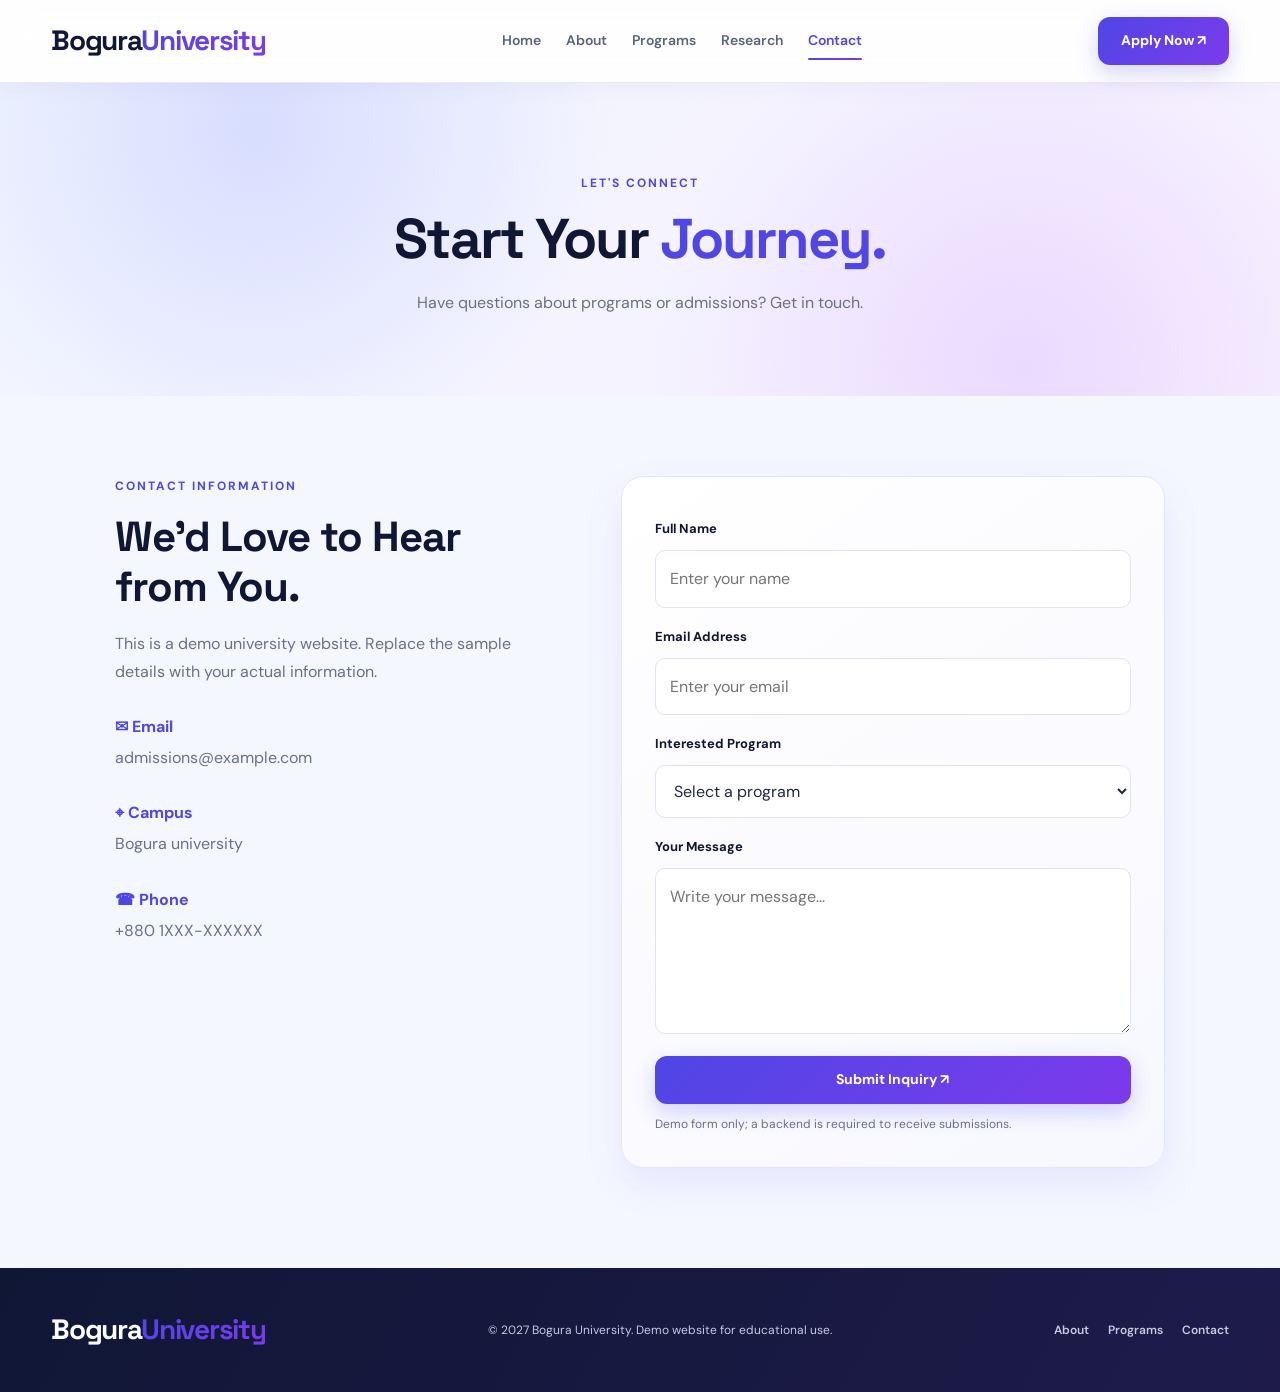
<file: contact.html>
<!DOCTYPE html>
<html lang="en">
<head>
    <meta charset="UTF-8">
    <meta name="viewport" content="width=device-width, initial-scale=1.0">
    <title>Contact | Bogura University</title>
    <link rel="stylesheet" href="style.css">
</head>
<body>

<header class="site-header">
    <nav class="navbar">
        <a href="index.html" class="logo">Bogura<span>University</span></a>
        <div class="nav-links">
            <a href="index.html">Home</a>
            <a href="about.html">About</a>
            <a href="programs.html">Programs</a>
            <a href="research.html">Research</a>
            <a href="contact.html" class="active">Contact</a>
        </div>
        <a href="contact.html" class="nav-btn">Apply Now ↗</a>
    </nav>
</header>

<main>
    <section class="page-hero">
        <p class="eyebrow">LET'S CONNECT</p>
        <h1>Start Your <span>Journey.</span></h1>
        <p>Have questions about programs or admissions? Get in touch.</p>
    </section>

    <section class="contact-section">
        <div class="contact-info">
            <p class="eyebrow">CONTACT INFORMATION</p>
            <h2>We'd Love to Hear from You.</h2>
            <p>This is a demo university website. Replace the sample details with your actual information.</p>
            <div class="contact-detail">
                <strong>✉ Email</strong>
                <p>admissions@example.com</p>
            </div>
            <div class="contact-detail">
                <strong>⌖ Campus</strong>
                <p>Bogura university </p>
            </div>
            <div class="contact-detail">
                <strong>☎ Phone</strong>
                <p>+880 1XXX-XXXXXX</p>
            </div>
        </div>

        <form class="contact-form" action="#" method="get">
            <label for="name">Full Name</label>
            <input type="text" id="name" name="name" placeholder="Enter your name" required>

            <label for="email">Email Address</label>
            <input type="email" id="email" name="email" placeholder="Enter your email" required>

            <label for="program">Interested Program</label>
            <select id="program" name="program" required>
                <option value="">Select a program</option>
                <option>Computer Science</option>
                <option>Electrical Engineering</option>
                <option>Mechanical Engineering</option>
                <option>Information Technology</option>
            </select>

            <label for="message">Your Message</label>
            <textarea id="message" name="message" rows="5" placeholder="Write your message..." required></textarea>

            <button type="submit" class="btn-primary">Submit Inquiry ↗</button>
            <p class="form-note">Demo form only; a backend is required to receive submissions.</p>
        </form>
    </section>
</main>

<footer class="footer">
    <a href="index.html" class="logo">Bogura<span>University</span></a>
    <p>© 2027 Bogura University. Demo website for educational use.</p>
    <div class="footer-links">
        <a href="about.html">About</a>
        <a href="programs.html">Programs</a>
        <a href="contact.html">Contact</a>
    </div>
</footer>

</body>
</html>
</file>
<file: style.css>
/* =========================================
   TechNova University 2027
   Premium Blue & Purple Gradient Theme
========================================= */

@import url('https://fonts.googleapis.com/css2?family=DM+Sans:wght@400;500;600;700&family=Space+Grotesk:wght@400;500;600;700&display=swap');

:root {
    --primary: #4f46e5;
    --primary-light: #818cf8;
    --secondary: #7c3aed;
    --cyan: #06b6d4;

    --navy: #101735;
    --text: #202747;
    --muted: #68718a;

    --white: #ffffff;
    --bg: #f5f7ff;
    --border: #e4e7f5;

    --gradient: linear-gradient(135deg, #4f46e5, #7c3aed);
    --gradient-light: linear-gradient(135deg, #e0e7ff, #f3e8ff);
    --shadow: 0 15px 45px rgba(79, 70, 229, 0.12);
    --radius: 20px;
}

* {
    margin: 0;
    padding: 0;
    box-sizing: border-box;
}

html {
    scroll-behavior: smooth;
}

body {
    font-family: 'DM Sans', sans-serif;
    color: var(--text);
    background: var(--bg);
    line-height: 1.7;
}

img {
    display: block;
    max-width: 100%;
}

a {
    color: inherit;
    text-decoration: none;
}

button,
input,
select,
textarea {
    font: inherit;
}

/* ========== NAVBAR ========== */

.site-header {
    position: sticky;
    top: 0;
    z-index: 100;

    background: rgba(255, 255, 255, 0.88);
    backdrop-filter: blur(18px);
    -webkit-backdrop-filter: blur(18px);

    border-bottom: 1px solid rgba(129, 140, 248, 0.18);
    box-shadow: 0 4px 25px rgba(31, 41, 85, 0.04);
}

.navbar {
    width: min(1180px, 92%);
    min-height: 82px;
    margin: auto;

    display: flex;
    justify-content: space-between;
    align-items: center;
    gap: 24px;
}

.logo {
    font-family: 'Space Grotesk', sans-serif;
    font-size: 28px;
    font-weight: 700;
    letter-spacing: -1.3px;
    white-space: nowrap;
    color: var(--navy);
}

.logo span {
    background: var(--gradient);
    -webkit-background-clip: text;
    background-clip: text;
    color: transparent;
}

.nav-links {
    display: flex;
    align-items: center;
    gap: 25px;
}

.nav-links a {
    position: relative;
    font-size: 14px;
    font-weight: 600;
    color: #59627e;
    transition: color 0.3s ease;
}

.nav-links a::after {
    content: "";
    position: absolute;
    left: 0;
    bottom: -7px;

    width: 0;
    height: 2px;
    border-radius: 10px;
    background: var(--gradient);

    transition: width 0.3s ease;
}

.nav-links a:hover,
.nav-links a.active {
    color: var(--primary);
}

.nav-links a:hover::after,
.nav-links a.active::after {
    width: 100%;
}

/* ========== BUTTONS ========== */

.nav-btn,
.btn-primary,
.btn-outline {
    min-height: 48px;
    padding: 12px 23px;

    display: inline-flex;
    justify-content: center;
    align-items: center;
    gap: 8px;

    border-radius: 12px;
    font-size: 14px;
    font-weight: 700;

    transition: transform 0.3s ease,
                box-shadow 0.3s ease,
                background 0.3s ease;
}

.nav-btn,
.btn-primary {
    color: white;
    background: var(--gradient);
    box-shadow: 0 8px 22px rgba(79, 70, 229, 0.23);
}

.nav-btn:hover,
.btn-primary:hover {
    transform: translateY(-3px);
    box-shadow: 0 13px 30px rgba(79, 70, 229, 0.3);
}

.btn-outline {
    color: var(--primary);
    border: 1px solid #c7d2fe;
    background: rgba(255, 255, 255, 0.85);
}

.btn-outline:hover {
    color: white;
    background: var(--gradient);
    border-color: transparent;
}

/* ========== HOME HERO ========== */

.hero {
    position: relative;
    isolation: isolate;
    overflow: hidden;

    width: 100%;
    min-height: 590px;
    padding: 75px max(4%, calc((100% - 1180px) / 2));

    display: grid;
    grid-template-columns: 1fr 1fr;
    align-items: center;
    gap: 55px;

    background:
        radial-gradient(
            circle at 10% 10%,
            rgba(165, 180, 252, 0.38),
            transparent 35%
        ),
        radial-gradient(
            circle at 90% 85%,
            rgba(216, 180, 254, 0.42),
            transparent 35%
        ),
        linear-gradient(135deg, #f8faff 0%, #edf1ff 50%, #f8f0ff 100%);
}

.hero::before {
    content: "";
    position: absolute;
    z-index: -1;
    width: 280px;
    height: 280px;
    top: -140px;
    right: 20%;
    border-radius: 50%;
    background: rgba(129, 140, 248, 0.12);
    filter: blur(3px);
}

.hero-content {
    max-width: 560px;
}

.eyebrow {
    color: var(--primary);
    font-size: 12px;
    font-weight: 700;
    letter-spacing: 2px;
    margin-bottom: 15px;
}

.hero h1,
.page-hero h1 {
    font-family: 'Space Grotesk', sans-serif;
    font-size: clamp(38px, 5vw, 62px);
    line-height: 1.12;
    letter-spacing: -2px;
    font-weight: 700;
    color: var(--navy);
}

.hero h1 span,
.page-hero h1 span {
    color: var(--primary);
}

.hero-text {
    max-width: 470px;
    margin-top: 23px;
    color: var(--muted);
    font-size: 16px;
}

.hero-buttons {
    display: flex;
    flex-wrap: wrap;
    gap: 14px;
    margin-top: 30px;
}

.hero-image {
    height: 420px;
    position: relative;
    padding: 8px;
    border-radius: 27px;

    background: linear-gradient(
        135deg,
        #818cf8,
        #c084fc,
        #67e8f9
    );

    box-shadow: 0 24px 65px rgba(79, 70, 229, 0.2);
}

.hero-image img {
    width: 100%;
    height: 100%;
    object-fit: cover;
    border-radius: 21px;
}

.image-label {
    position: absolute;
    bottom: 22px;
    left: 22px;
    right: 22px;

    display: flex;
    flex-direction: column;
    gap: 3px;

    padding: 19px 21px;
    border: 1px solid rgba(255, 255, 255, 0.25);
    border-radius: 15px;

    background: rgba(16, 23, 53, 0.78);
    color: white;

    backdrop-filter: blur(15px);
    -webkit-backdrop-filter: blur(15px);
}

.image-label strong {
    font-size: 16px;
}

.image-label span {
    font-size: 13px;
    color: #dbeafe;
}

/* ========== STATISTICS ========== */

.stats {
    position: relative;
    z-index: 2;

    width: min(1120px, 92%);
    margin: -28px auto 0;
    padding: 30px 20px;

    display: grid;
    grid-template-columns: repeat(4, 1fr);
    gap: 15px;

    background: rgba(255, 255, 255, 0.94);
    border: 1px solid rgba(199, 210, 254, 0.65);
    border-radius: 22px;

    box-shadow: var(--shadow);
}

.stats div {
    text-align: center;
    padding: 10px;
}

.stats h2 {
    font-family: 'Space Grotesk', sans-serif;
    font-size: 35px;
    line-height: 1.3;

    background: var(--gradient);
    -webkit-background-clip: text;
    background-clip: text;
    color: transparent;
}

.stats p {
    margin-top: 6px;
    font-size: 13px;
    color: var(--muted);
}

/* ========== GENERAL SECTIONS ========== */

.section {
    width: min(1180px, 92%);
    margin: auto;
    padding: 95px 0;
}

.section-heading {
    max-width: 650px;
    margin: 0 auto 45px;
    text-align: center;
}

.section-heading h2,
.content-copy h2,
.contact-info h2,
.cta-section h2 {
    font-family: 'Space Grotesk', sans-serif;
    font-size: clamp(29px, 3.5vw, 42px);
    line-height: 1.2;
    letter-spacing: -1px;
    color: var(--navy);
}

.section-heading > p:last-child {
    color: var(--muted);
    margin-top: 13px;
}

/* ========== FEATURE CARDS ========== */

.card-grid {
    display: grid;
    grid-template-columns: repeat(3, minmax(0, 1fr));
    gap: 25px;
}

.feature-card {
    position: relative;
    overflow: hidden;

    padding: 31px;
    border: 1px solid #e5e7ff;
    border-radius: 21px;

    background: linear-gradient(
        145deg,
        #ffffff 0%,
        #f7f7ff 100%
    );

    box-shadow: 0 8px 28px rgba(45, 55, 110, 0.045);

    transition: transform 0.3s ease,
                box-shadow 0.3s ease,
                border-color 0.3s ease;
}

.feature-card::before {
    content: "";
    position: absolute;
    top: 0;
    left: 0;
    width: 100%;
    height: 4px;
    background: var(--gradient);
    opacity: 0;
    transition: opacity 0.3s ease;
}

.feature-card:hover {
    transform: translateY(-8px);
    border-color: #c7d2fe;
    box-shadow: 0 20px 45px rgba(79, 70, 229, 0.12);
}

.feature-card:hover::before {
    opacity: 1;
}

.card-icon {
    width: 52px;
    height: 52px;
    display: grid;
    place-items: center;

    margin-bottom: 22px;
    border-radius: 15px;

    color: #ffffff;
    background: var(--gradient);

    box-shadow: 0 8px 18px rgba(79, 70, 229, 0.2);
    font-size: 21px;
    font-weight: 700;
}

.feature-card h3,
.program-card h3 {
    margin-bottom: 10px;
    color: var(--navy);
    font-size: 20px;
}

.feature-card p,
.program-card p {
    color: var(--muted);
    font-size: 14px;
}

/* ========== INNER PAGE HERO ========== */

.page-hero {
    position: relative;
    overflow: hidden;
    padding: 90px 5% 80px;
    text-align: center;

    background:
        radial-gradient(
            circle at 20% 15%,
            rgba(165, 180, 252, 0.35),
            transparent 33%
        ),
        radial-gradient(
            circle at 80% 90%,
            rgba(216, 180, 254, 0.4),
            transparent 35%
        ),
        linear-gradient(135deg, #f1f5ff, #f8f2ff);
}

.page-hero h1 {
    font-size: clamp(38px, 5vw, 56px);
}

.page-hero > p:last-child {
    max-width: 600px;
    margin: 18px auto 0;
    color: var(--muted);
}

/* ========== ABOUT & RESEARCH ========== */

.split-section {
    width: min(1180px, 92%);
    margin: auto;
    padding: 85px 0;

    display: grid;
    grid-template-columns: 1fr 1fr;
    align-items: center;
    gap: 60px;
}

.content-image {
    width: 100%;
    height: 400px;
    object-fit: cover;

    border: 6px solid white;
    border-radius: 25px;
    box-shadow: 0 18px 45px rgba(79, 70, 229, 0.12);
}

.content-copy > p:not(.eyebrow) {
    margin: 18px 0;
    color: var(--muted);
    font-size: 15px;
}

.content-copy .btn-primary {
    margin-top: 8px;
}

/* ========== PROGRAM CARDS ========== */

.program-card {
    overflow: hidden;

    background: linear-gradient(180deg, #ffffff, #fafaff);
    border: 1px solid #e5e7ff;
    border-radius: 21px;

    box-shadow: 0 8px 25px rgba(45, 55, 110, 0.05);

    transition: transform 0.3s ease,
                box-shadow 0.3s ease;
}

.program-card:hover {
    transform: translateY(-7px);
    box-shadow: 0 20px 40px rgba(79, 70, 229, 0.13);
}

.program-card img {
    width: 100%;
    height: 220px;
    object-fit: cover;
    transition: transform 0.4s ease;
}

.program-card:hover img {
    transform: scale(1.04);
}

.program-body {
    padding: 25px;
}

.program-body .eyebrow {
    margin-bottom: 9px;
    font-size: 10px;
}

.text-link {
    display: inline-block;
    margin-top: 18px;
    color: var(--primary);
    font-size: 14px;
    font-weight: 700;
}

.text-link:hover {
    color: var(--secondary);
}

/* ========== CTA SECTION ========== */

.cta-section {
    position: relative;
    overflow: hidden;

    margin: 0 auto 85px;
    width: min(1180px, 92%);
    padding: 70px 25px;

    text-align: center;
    border-radius: 27px;

    background: linear-gradient(
        120deg,
        #172554 0%,
        #3730a3 50%,
        #6d28d9 100%
    );

    box-shadow: 0 22px 50px rgba(49, 46, 129, 0.2);
    color: white;
}

.cta-section::before,
.cta-section::after {
    content: "";
    position: absolute;
    width: 220px;
    height: 220px;
    border-radius: 50%;
    background: rgba(255, 255, 255, 0.07);
}

.cta-section::before {
    top: -100px;
    left: -55px;
}

.cta-section::after {
    bottom: -130px;
    right: -50px;
}

.cta-section .eyebrow {
    color: #c4b5fd;
}

.cta-section h2 {
    position: relative;
    z-index: 1;
    max-width: 650px;
    margin: auto;
    color: white;
}

.cta-section > p:not(.eyebrow) {
    position: relative;
    z-index: 1;
    margin: 16px 0 27px;
    color: #e0e7ff;
}

.cta-section .btn-primary {
    position: relative;
    z-index: 1;
    color: #4338ca;
    background: white;
    box-shadow: none;
}

.cta-section .btn-primary:hover {
    background: #e0e7ff;
}

/* ========== CONTACT SECTION ========== */

.contact-section {
    width: min(1050px, 92%);
    margin: auto;
    padding: 80px 0 100px;

    display: grid;
    grid-template-columns: 0.9fr 1.1fr;
    align-items: start;
    gap: 60px;
}

.contact-info > p:not(.eyebrow) {
    margin-top: 18px;
    color: var(--muted);
}

.contact-detail {
    margin-top: 28px;
}

.contact-detail strong {
    color: var(--primary);
}

.contact-detail p {
    color: var(--muted);
    margin-top: 4px;
    overflow-wrap: anywhere;
}

.contact-form {
    padding: 33px;

    display: flex;
    flex-direction: column;
    gap: 10px;

    border: 1px solid #e0e7ff;
    border-radius: 22px;

    background: linear-gradient(
        145deg,
        #ffffff,
        #f7f7ff
    );

    box-shadow: 0 16px 40px rgba(79, 70, 229, 0.09);
}

.contact-form label {
    margin-top: 8px;
    font-size: 13px;
    font-weight: 700;
    color: var(--navy);
}

.contact-form input,
.contact-form select,
.contact-form textarea {
    width: 100%;
    padding: 14px;

    border: 1px solid #dfe3f5;
    border-radius: 10px;
    outline: none;

    background: #ffffff;
    color: var(--text);

    transition: border-color 0.25s, box-shadow 0.25s;
}

.contact-form input:focus,
.contact-form select:focus,
.contact-form textarea:focus {
    border-color: var(--primary);
    box-shadow: 0 0 0 4px rgba(79, 70, 229, 0.1);
}

.contact-form textarea {
    resize: vertical;
}

.contact-form button {
    border: 0;
    cursor: pointer;
    margin-top: 12px;
}

.form-note {
    font-size: 12px;
    color: var(--muted);
}

/* ========== FOOTER ========== */

.footer {
    padding: 38px 4%;

    display: flex;
    justify-content: space-between;
    align-items: center;
    gap: 22px;

    background: linear-gradient(
        120deg,
        #101735,
        #1e1b4b
    );

    color: white;
}

.footer .logo {
    color: white;
}

.footer > p {
    text-align: center;
    color: #c4cbe0;
    font-size: 12px;
}

.footer-links {
    display: flex;
    gap: 19px;
    flex-wrap: wrap;
}

.footer-links a {
    font-size: 12px;
    font-weight: 600;
    color: #c4cbe0;
    transition: color 0.25s;
}

.footer-links a:hover {
    color: #a5b4fc;
}

/* ========== RESPONSIVE DESIGN ========== */

@media (max-width: 900px) {
    .navbar {
        flex-wrap: wrap;
        padding: 17px 0;
        gap: 15px;
    }

    .nav-links {
        order: 3;
        width: 100%;
        flex-wrap: wrap;
        gap: 12px 22px;
    }

    .hero {
        gap: 30px;
        padding-top: 60px;
        padding-bottom: 60px;
    }

    .hero-image {
        height: 350px;
    }

    .card-grid {
        grid-template-columns: repeat(2, minmax(0, 1fr));
    }

    .split-section,
    .contact-section {
        gap: 32px;
    }

    .footer {
        flex-wrap: wrap;
    }
}

@media (max-width: 600px) {
    .navbar {
        width: 92%;
    }

    .logo {
        font-size: 24px;
    }

    .nav-btn {
        min-height: 42px;
        padding: 10px 13px;
        font-size: 12px;
    }

    .nav-links {
        justify-content: flex-start;
        gap: 10px 17px;
    }

    .nav-links a {
        font-size: 12px;
    }

    .hero {
        grid-template-columns: 1fr;
        padding: 48px 4%;
        gap: 35px;
    }

    .hero h1 {
        font-size: 43px;
    }

    .hero-image {
        height: 300px;
    }

    .hero-buttons {
        align-items: stretch;
    }

    .stats {
        grid-template-columns: repeat(2, minmax(0, 1fr));
        padding: 22px 10px;
        gap: 12px;
        margin-top: -15px;
    }

    .stats h2 {
        font-size: 29px;
    }

    .section {
        padding: 65px 0;
    }

    .card-grid,
    .split-section,
    .contact-section {
        grid-template-columns: 1fr;
    }

    .split-section {
        padding: 55px 0;
    }

    .content-image {
        height: 280px;
    }

    .page-hero {
        padding: 60px 5% 50px;
    }

    .feature-card {
        padding: 25px;
    }

    .cta-section {
        margin-bottom: 55px;
        padding: 48px 22px;
    }

    .contact-form {
        padding: 23px;
    }

    .footer {
        flex-direction: column;
        text-align: center;
    }

    .footer-links {
        justify-content: center;
    }
}

/* ========== ACCESSIBILITY ========== */

@media (prefers-reduced-motion: reduce) {
    html {
        scroll-behavior: auto;
    }

    *,
    *::before,
    *::after {
        transition-duration: 0.01ms !important;
        animation-duration: 0.01ms !important;
    }
}
</file>
